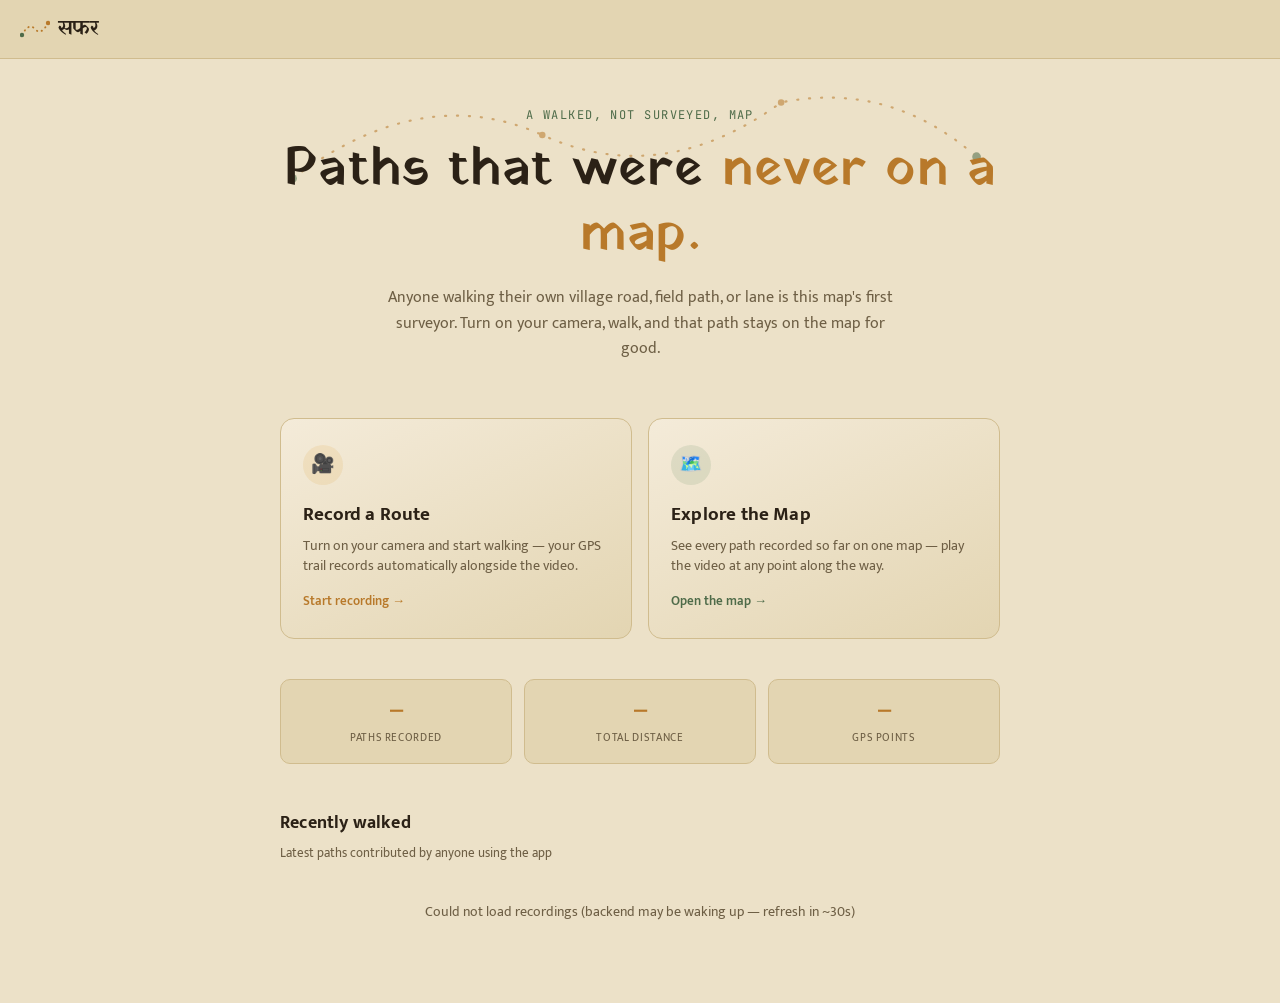
<file: index.html>
<!DOCTYPE html>
<html lang="en">
<head>
<meta charset="UTF-8">
<meta name="viewport" content="width=device-width, initial-scale=1.0">
<title>सफर — paths that were never on a map</title>
<link rel="preconnect" href="https://fonts.googleapis.com">
<link rel="preconnect" href="https://fonts.gstatic.com" crossorigin>
<link href="https://fonts.googleapis.com/css2?family=Yatra+One&family=Mukta:wght@400;500;600;700&family=JetBrains+Mono:wght@400;500&display=swap" rel="stylesheet">
<link rel="stylesheet" href="styles.css">
<style>
  .hero {
    position: relative;
    padding: 48px 20px 20px;
    max-width: 760px;
    margin: 0 auto;
    text-align: center;
    overflow: hidden;
  }
  .hero-trail {
    position: absolute;
    top: 0; left: 0;
    width: 100%;
    opacity: 0.55;
    pointer-events: none;
  }
  .eyebrow {
    font-family: 'JetBrains Mono', monospace;
    font-size: 12px;
    letter-spacing: 0.12em;
    text-transform: uppercase;
    color: var(--trail-green);
    margin-bottom: 14px;
    position: relative;
  }
  .hero h1 {
    font-size: clamp(32px, 6vw, 52px);
    line-height: 1.25;
    color: var(--ink);
    position: relative;
  }
  .hero h1 .gold { color: var(--gold); }
  .hero p {
    max-width: 520px;
    margin: 18px auto 0;
    color: var(--ink-muted);
    font-size: 16px;
    line-height: 1.6;
    position: relative;
  }

  .waypoints {
    max-width: 760px;
    margin: 36px auto 0;
    padding: 0 20px;
    display: grid;
    grid-template-columns: 1fr 1fr;
    gap: 16px;
  }
  @media (max-width: 560px) {
    .waypoints { grid-template-columns: 1fr; }
  }
  .waypoint-card {
    position: relative;
    padding: 26px 22px;
    border-radius: 14px;
    border: 1px solid var(--border);
    background: linear-gradient(155deg, var(--bg-card), var(--bg-alt));
    text-align: left;
    text-decoration: none;
    color: var(--ink);
    display: block;
    transition: border-color 0.15s, transform 0.15s;
  }
  .waypoint-card:hover {
    border-color: var(--gold-dim);
    transform: translateY(-2px);
    text-decoration: none;
  }
  .waypoint-card .pin {
    width: 40px; height: 40px;
    border-radius: 50%;
    display: flex; align-items: center; justify-content: center;
    font-size: 19px;
    margin-bottom: 14px;
  }
  .waypoint-card.record .pin { background: rgba(217, 164, 65, 0.15); }
  .waypoint-card.explore .pin { background: rgba(122, 155, 118, 0.18); }
  .waypoint-card h3 {
    font-size: 19px;
    margin-bottom: 6px;
    font-family: 'Mukta', sans-serif;
    font-weight: 700;
  }
  .waypoint-card p {
    font-size: 13.5px;
    color: var(--ink-muted);
    margin: 0;
    line-height: 1.5;
  }
  .waypoint-card .go {
    margin-top: 14px;
    font-size: 13px;
    font-weight: 600;
  }
  .waypoint-card.record .go { color: var(--gold); }
  .waypoint-card.explore .go { color: var(--trail-green); }

  .stats-strip {
    max-width: 760px;
    margin: 40px auto 0;
    padding: 0 20px;
    display: grid;
    grid-template-columns: repeat(3, 1fr);
    gap: 12px;
  }
  .stat-box {
    text-align: center;
    padding: 16px 8px;
    border-radius: 10px;
    background: var(--bg-alt);
    border: 1px solid var(--border);
  }
  .stat-value {
    font-size: 22px;
    font-weight: 500;
    color: var(--gold);
  }
  .stat-label {
    font-size: 11px;
    color: var(--ink-muted);
    margin-top: 4px;
    text-transform: uppercase;
    letter-spacing: 0.06em;
  }

  .recent {
    max-width: 760px;
    margin: 44px auto 60px;
    padding: 0 20px;
  }
  .recent h2 {
    font-size: 18px;
    font-family: 'Mukta', sans-serif;
    font-weight: 700;
    margin-bottom: 4px;
  }
  .recent .sub { color: var(--ink-muted); font-size: 13px; margin-bottom: 16px; }
  .recent-list { display: flex; flex-direction: column; gap: 8px; }
  .recent-item {
    display: flex;
    align-items: center;
    gap: 12px;
    padding: 12px 14px;
    border-radius: 8px;
    background: var(--bg-alt);
    border: 1px solid var(--border);
  }
  .recent-item .swatch {
    width: 8px; height: 32px;
    border-radius: 4px;
    flex-shrink: 0;
  }
  .recent-item .name { font-weight: 600; font-size: 14px; }
  .recent-item .meta { font-size: 12px; color: var(--ink-muted); }
  .recent-item .dist { margin-left: auto; font-family: 'JetBrains Mono', monospace; font-size: 13px; color: var(--trail-green); }
  .recent-empty { color: var(--ink-muted); font-size: 14px; padding: 20px; text-align: center; }
</style>
</head>
<body>

<nav class="site-nav">
  <div class="wordmark">
    <svg width="30" height="18" viewBox="0 0 30 18" style="flex-shrink:0">
      <path d="M2 15 Q 9 2, 15 9 T 28 3" stroke="#b8792a" stroke-width="1.8" fill="none" stroke-linecap="round" stroke-dasharray="0.5 4.5"/>
      <circle cx="2" cy="15" r="2.2" fill="#4e6b49" />
      <circle cx="28" cy="3" r="2.2" fill="#b8792a" />
    </svg>
    सफर
  </div>
</nav>

<div class="hero">
  <svg class="hero-trail" viewBox="0 0 700 140" xmlns="http://www.w3.org/2000/svg">
    <path d="M 30 110 Q 150 20, 260 70 T 480 40 Q 580 20, 660 90"
          fill="none" stroke="#b8792a" stroke-width="2" stroke-dasharray="1 10"
          stroke-linecap="round" />
    <circle cx="30" cy="110" r="4" fill="#4e6b49" />
    <circle cx="260" cy="70" r="3" fill="#b8792a" />
    <circle cx="480" cy="40" r="3" fill="#b8792a" />
    <circle cx="660" cy="90" r="4" fill="#4e6b49" />
  </svg>
  <div class="eyebrow">a walked, not surveyed, map</div>
  <h1>Paths that were <span class="gold">never on a map.</span></h1>
  <p>Anyone walking their own village road, field path, or lane is this map's first surveyor. Turn on your camera, walk, and that path stays on the map for good.</p>
</div>

<div class="waypoints">
  <a href="record.html" class="waypoint-card record">
    <div class="pin">🎥</div>
    <h3>Record a Route</h3>
    <p>Turn on your camera and start walking — your GPS trail records automatically alongside the video.</p>
    <div class="go">Start recording →</div>
  </a>
  <a href="map.html" class="waypoint-card explore">
    <div class="pin">🗺️</div>
    <h3>Explore the Map</h3>
    <p>See every path recorded so far on one map — play the video at any point along the way.</p>
    <div class="go">Open the map →</div>
  </a>
</div>

<div class="stats-strip" id="statsStrip">
  <div class="stat-box"><div class="stat-value" id="statSessions">—</div><div class="stat-label">Paths recorded</div></div>
  <div class="stat-box"><div class="stat-value" id="statDistance">—</div><div class="stat-label">Total distance</div></div>
  <div class="stat-box"><div class="stat-value" id="statPoints">—</div><div class="stat-label">GPS points</div></div>
</div>

<div class="recent">
  <h2>Recently walked</h2>
  <div class="sub">Latest paths contributed by anyone using the app</div>
  <div class="recent-list" id="recentList">
    <div class="recent-empty">Loading recent recordings...</div>
  </div>
</div>

<script>
const BACKEND_URL = "https://way-to-destination.onrender.com";
const COLORS = ['#4fc3f7', '#ef5350', '#ffca28', '#ab47bc', '#66bb6a', '#ff7043', '#26c6da', '#ec407a'];

function haversineDistance(lat1, lon1, lat2, lon2) {
  const R = 6371000;
  const toRad = deg => deg * Math.PI / 180;
  const dLat = toRad(lat2 - lat1);
  const dLon = toRad(lon2 - lon1);
  const a = Math.sin(dLat/2) ** 2 + Math.cos(toRad(lat1)) * Math.cos(toRad(lat2)) * Math.sin(dLon/2) ** 2;
  return R * 2 * Math.atan2(Math.sqrt(a), Math.sqrt(1 - a));
}
function formatDistance(m) {
  if (m < 1000) return `${m.toFixed(0)} m`;
  return `${(m / 1000).toFixed(1)} km`;
}
function timeAgo(iso) {
  const diffMs = Date.now() - new Date(iso).getTime();
  const mins = Math.floor(diffMs / 60000);
  if (mins < 60) return `${mins}m ago`;
  const hrs = Math.floor(mins / 60);
  if (hrs < 24) return `${hrs}h ago`;
  return `${Math.floor(hrs / 24)}d ago`;
}

async function loadDashboard() {
  try {
    const res = await fetch(`${BACKEND_URL}/sessions/full`);
    if (!res.ok) throw new Error(`HTTP ${res.status}`);
    const sessions = await res.json();

    let totalDistance = 0, totalPoints = 0;
    const summaries = [];

    for (const s of sessions) {
      const points = [];
      s.chunks.forEach(c => c.gps_points.forEach(p => points.push(p)));
      if (points.length === 0) continue;

      let dist = 0;
      for (let i = 1; i < points.length; i++) {
        dist += haversineDistance(points[i-1].lat, points[i-1].lng, points[i].lat, points[i].lng);
      }
      totalDistance += dist;
      totalPoints += points.length;
      summaries.push({ session_id: s.session_id, created_at: s.created_at, distance: dist, firstPoint: points[0] });
    }

    document.getElementById('statSessions').textContent = sessions.length;
    document.getElementById('statDistance').textContent = formatDistance(totalDistance);
    document.getElementById('statPoints').textContent = totalPoints;

    summaries.sort((a, b) => new Date(b.created_at) - new Date(a.created_at));
    const recentListEl = document.getElementById('recentList');

    if (summaries.length === 0) {
      recentListEl.innerHTML = '<div class="recent-empty">No recordings yet — you could be the first to walk a path onto this map.</div>';
      return;
    }

    const top = summaries.slice(0, 6);
    const placeLookups = await Promise.all(top.map(async (s) => {
      try {
        const r = await fetch(`${BACKEND_URL}/geocode?lat=${s.firstPoint.lat}&lng=${s.firstPoint.lng}`);
        if (r.ok) return await r.json();
      } catch (e) {}
      return null;
    }));

    recentListEl.innerHTML = top.map((s, i) => {
      const place = placeLookups[i];
      const placeName = place ? `${place.name}, ${place.admin1}` : 'Unknown location';
      const color = COLORS[i % COLORS.length];
      return `
        <div class="recent-item">
          <div class="swatch" style="background:${color}"></div>
          <div>
            <div class="name">${placeName}</div>
            <div class="meta">${timeAgo(s.created_at)}</div>
          </div>
          <div class="dist">${formatDistance(s.distance)}</div>
        </div>
      `;
    }).join('');
  } catch (err) {
    document.getElementById('recentList').innerHTML =
      `<div class="recent-empty">Could not load recordings (backend may be waking up — refresh in ~30s)</div>`;
    document.getElementById('statSessions').textContent = '—';
  }
}

loadDashboard();
</script>

</body>
</html>
</file>
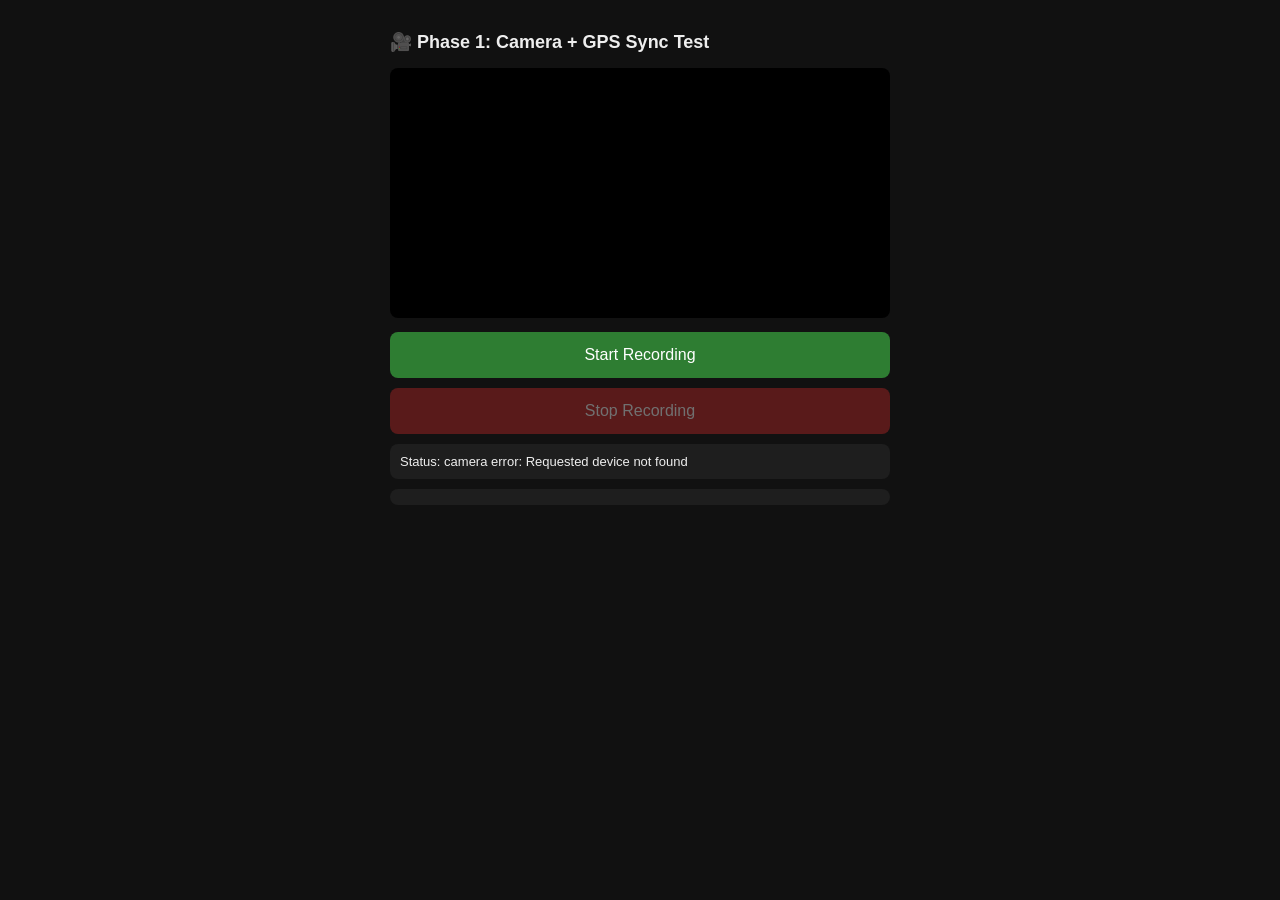
<file: phase1-capture-demo.html>
<!DOCTYPE html>
<html lang="en">
<head>
<meta charset="UTF-8">
<meta name="viewport" content="width=device-width, initial-scale=1.0">
<title>Phase 1 - Camera + GPS Capture Demo</title>
<style>
  body {
    font-family: -apple-system, sans-serif;
    max-width: 500px;
    margin: 0 auto;
    padding: 16px;
    background: #111;
    color: #eee;
  }
  h2 { font-size: 18px; }
  video {
    width: 100%;
    border-radius: 8px;
    background: #000;
  }
  button {
    width: 100%;
    padding: 14px;
    font-size: 16px;
    margin-top: 10px;
    border: none;
    border-radius: 8px;
    cursor: pointer;
  }
  #startBtn { background: #2e7d32; color: white; }
  #stopBtn { background: #c62828; color: white; }
  button:disabled { opacity: 0.4; cursor: not-allowed; }
  #status {
    margin-top: 10px;
    padding: 10px;
    background: #1e1e1e;
    border-radius: 8px;
    font-size: 13px;
  }
  #log {
    margin-top: 10px;
    max-height: 250px;
    overflow-y: auto;
    background: #1e1e1e;
    border-radius: 8px;
    padding: 8px;
    font-size: 12px;
    font-family: monospace;
  }
  .point { padding: 4px 0; border-bottom: 1px solid #333; }
</style>
</head>
<body>

<h2>🎥 Phase 1: Camera + GPS Sync Test</h2>
<video id="preview" autoplay muted playsinline></video>

<button id="startBtn">Start Recording</button>
<button id="stopBtn" disabled>Stop Recording</button>

<div id="status">Status: idle</div>
<div id="log"></div>

<script>
let mediaRecorder;
let recordedChunks = [];
let gpsTrail = [];
let watchId = null;
let recordStartTime = null;
let stream = null;

const preview = document.getElementById('preview');
const startBtn = document.getElementById('startBtn');
const stopBtn = document.getElementById('stopBtn');
const statusEl = document.getElementById('status');
const logEl = document.getElementById('log');

function setStatus(msg) {
  statusEl.textContent = "Status: " + msg;
}

function logPoint(point) {
  const div = document.createElement('div');
  div.className = 'point';
  div.textContent = `t=${point.t}ms  lat=${point.lat.toFixed(6)}  lng=${point.lng.toFixed(6)}  acc=${point.accuracy.toFixed(1)}m`;
  logEl.prepend(div);
}

async function init() {
  try {
    stream = await navigator.mediaDevices.getUserMedia({
      video: { facingMode: 'environment' }, // back camera on phone
      audio: false
    });
    preview.srcObject = stream;
    setStatus("camera ready, waiting to start");
  } catch (err) {
    setStatus("camera error: " + err.message);
  }
}

startBtn.addEventListener('click', () => {
  if (!stream) {
    setStatus("camera not ready yet");
    return;
  }
  if (!navigator.geolocation) {
    setStatus("geolocation not supported");
    return;
  }

  recordedChunks = [];
  gpsTrail = [];
  logEl.innerHTML = '';
  recordStartTime = Date.now();

  // Start GPS tracking
  watchId = navigator.geolocation.watchPosition(
    (pos) => {
      const point = {
        t: Date.now() - recordStartTime,
        lat: pos.coords.latitude,
        lng: pos.coords.longitude,
        accuracy: pos.coords.accuracy
      };
      gpsTrail.push(point);
      logPoint(point);
    },
    (err) => {
      setStatus("GPS error: " + err.message);
    },
    {
      enableHighAccuracy: true,
      maximumAge: 0,
      timeout: 5000
    }
  );

  // Start video recording
  mediaRecorder = new MediaRecorder(stream, { mimeType: 'video/webm;codecs=vp8' });
  mediaRecorder.ondataavailable = (e) => {
    if (e.data.size > 0) recordedChunks.push(e.data);
  };
  mediaRecorder.onstop = () => {
    const blob = new Blob(recordedChunks, { type: 'video/webm' });
    const url = URL.createObjectURL(blob);

    // Show playback + download link
    const a = document.createElement('a');
    a.href = url;
    a.download = 'recording.webm';
    a.textContent = '⬇ Download recorded video';
    a.style.display = 'block';
    a.style.color = '#4fc3f7';
    a.style.marginTop = '10px';
    document.body.appendChild(a);

    // Show GPS trail as JSON (this is what we'll send to backend later)
    const pre = document.createElement('pre');
    pre.style.background = '#1e1e1e';
    pre.style.padding = '10px';
    pre.style.borderRadius = '8px';
    pre.style.overflowX = 'auto';
    pre.style.fontSize = '11px';
    pre.textContent = JSON.stringify(gpsTrail, null, 2);
    document.body.appendChild(pre);

    setStatus(`stopped. ${gpsTrail.length} GPS points captured, video size: ${(blob.size/1024).toFixed(1)} KB`);
  };

  mediaRecorder.start(1000); // collect data every 1s
  setStatus("recording...");
  startBtn.disabled = true;
  stopBtn.disabled = false;
});

stopBtn.addEventListener('click', () => {
  mediaRecorder.stop();
  navigator.geolocation.clearWatch(watchId);
  startBtn.disabled = false;
  stopBtn.disabled = true;
});

init();
</script>

</body>
</html>
</file>
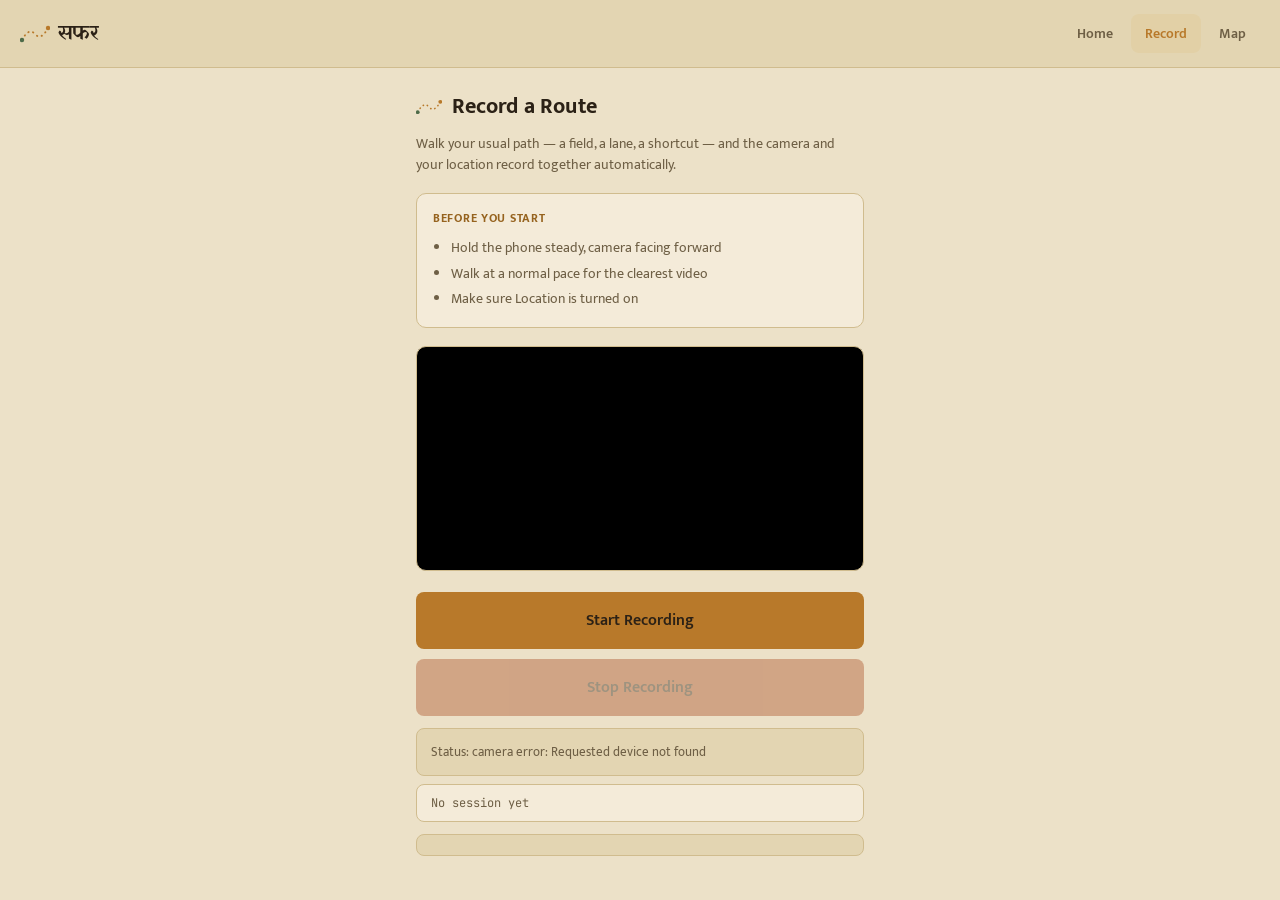
<file: record.html>
<!DOCTYPE html>
<html lang="en">
<head>
<meta charset="UTF-8">
<meta name="viewport" content="width=device-width, initial-scale=1.0">
<title>Record a Route — सफर</title>
<link rel="preconnect" href="https://fonts.googleapis.com">
<link rel="preconnect" href="https://fonts.gstatic.com" crossorigin>
<link href="https://fonts.googleapis.com/css2?family=Yatra+One&family=Mukta:wght@400;500;600;700&family=JetBrains+Mono:wght@400;500&display=swap" rel="stylesheet">
<link rel="stylesheet" href="styles.css">
<style>
  .page {
    max-width: 480px;
    margin: 0 auto;
    padding: 20px 16px 40px;
  }
  .page h2 {
    font-size: 15px;
    font-family: 'Mukta', sans-serif;
    font-weight: 700;
    color: var(--ink-muted);
    text-transform: uppercase;
    letter-spacing: 0.06em;
    margin-bottom: 14px;
  }
  .record-head {
    display: flex;
    align-items: center;
    gap: 10px;
    margin-bottom: 8px;
  }
  .record-head h1 {
    font-size: 22px;
    font-family: 'Mukta', sans-serif;
    font-weight: 700;
    color: var(--ink);
  }
  .record-intro {
    color: var(--ink-muted);
    font-size: 14px;
    line-height: 1.5;
    margin: 0 0 18px;
  }
  .tips-card {
    background: var(--bg-card);
    border: 1px solid var(--border);
    border-radius: var(--radius);
    padding: 14px 16px;
    margin-bottom: 18px;
  }
  .tips-title {
    font-size: 12px;
    font-weight: 700;
    text-transform: uppercase;
    letter-spacing: 0.06em;
    color: var(--gold-dim);
    margin-bottom: 8px;
  }
  .tips-card ul {
    margin: 0;
    padding-left: 18px;
    color: var(--ink-muted);
    font-size: 13.5px;
    line-height: 1.9;
  }
  #pendingBadge {
    margin-top: 8px;
    padding: 8px 12px;
    border-radius: 8px;
    background: rgba(184, 121, 42, 0.15);
    border: 1px solid var(--gold-dim);
    color: var(--gold-dim);
    font-size: 12.5px;
    font-weight: 600;
  }
  video {
    width: 100%;
    border-radius: var(--radius);
    background: #000;
    border: 1px solid var(--border);
  }
  .btn-row { display: flex; flex-direction: column; gap: 10px; margin-top: 12px; }
  .btn-row .btn { width: 100%; padding: 15px; font-size: 16px; }
  #startBtn { background: var(--gold); color: var(--deep); }
  #stopBtn { background: var(--terracotta); color: var(--deep); }
  #status {
    margin-top: 12px;
    padding: 12px 14px;
    background: var(--bg-alt);
    border: 1px solid var(--border);
    border-radius: 8px;
    font-size: 13px;
    color: var(--ink-muted);
  }
  #sessionInfo {
    margin-top: 8px;
    padding: 10px 14px;
    background: var(--bg-card);
    border: 1px solid var(--border);
    border-radius: 8px;
    font-size: 12px;
    font-family: 'JetBrains Mono', monospace;
    word-break: break-all;
    color: var(--ink-muted);
  }
  #log {
    margin-top: 12px;
    max-height: 250px;
    overflow-y: auto;
    background: var(--bg-alt);
    border: 1px solid var(--border);
    border-radius: 8px;
    padding: 10px 12px;
    font-size: 12px;
    font-family: 'JetBrains Mono', monospace;
  }
  .point { padding: 5px 0; border-bottom: 1px solid var(--border); }
  .point:last-child { border-bottom: none; }
  .chunk-ok { color: var(--trail-green); }
  .chunk-fail { color: var(--terracotta); }
</style>
</head>
<body>

<nav class="site-nav">
  <a href="index.html" class="wordmark" style="text-decoration:none">
    <svg width="30" height="18" viewBox="0 0 30 18" style="flex-shrink:0">
      <path d="M2 15 Q 9 2, 15 9 T 28 3" stroke="#b8792a" stroke-width="1.8" fill="none" stroke-linecap="round" stroke-dasharray="0.5 4.5"/>
      <circle cx="2" cy="15" r="2.2" fill="#4e6b49" />
      <circle cx="28" cy="3" r="2.2" fill="#b8792a" />
    </svg>
    सफर
  </a>
  <div class="links">
    <a href="index.html">Home</a>
    <a href="record.html" class="active">Record</a>
    <a href="map.html">Map</a>
  </div>
</nav>

<div class="page">
  <div class="record-head">
    <svg width="26" height="16" viewBox="0 0 30 18" style="flex-shrink:0">
      <path d="M2 15 Q 9 2, 15 9 T 28 3" stroke="#b8792a" stroke-width="1.8" fill="none" stroke-linecap="round" stroke-dasharray="0.5 4.5"/>
      <circle cx="2" cy="15" r="2.2" fill="#4e6b49" />
      <circle cx="28" cy="3" r="2.2" fill="#b8792a" />
    </svg>
    <h1>Record a Route</h1>
  </div>
  <p class="record-intro">Walk your usual path — a field, a lane, a shortcut — and the camera and your location record together automatically.</p>

  <div class="tips-card">
    <div class="tips-title">Before you start</div>
    <ul>
      <li>Hold the phone steady, camera facing forward</li>
      <li>Walk at a normal pace for the clearest video</li>
      <li>Make sure Location is turned on</li>
    </ul>
  </div>

  <video id="preview" autoplay muted playsinline></video>

  <div class="btn-row">
    <button id="startBtn" class="btn">Start Recording</button>
    <button id="stopBtn" class="btn" disabled>Stop Recording</button>
  </div>

  <div id="status">Status: idle</div>
  <div id="pendingBadge" style="display:none"></div>
  <div id="sessionInfo">No session yet</div>
  <div id="log"></div>
</div>

<script>
// Backend URL — change this if you redeploy elsewhere
const BACKEND_URL = "https://way-to-destination.onrender.com";

let mediaRecorder;
let gpsBuffer = [];   // points since the last chunk was cut
let watchId = null;
let recordStartTime = null;
let stream = null;
let sessionId = null;
let chunkIndex = 0;
let chunksUploaded = 0;
let totalPointsSent = 0;

const preview = document.getElementById('preview');
const startBtn = document.getElementById('startBtn');
const stopBtn = document.getElementById('stopBtn');
const statusEl = document.getElementById('status');
const sessionInfoEl = document.getElementById('sessionInfo');
const logEl = document.getElementById('log');
const pendingBadge = document.getElementById('pendingBadge');

function setStatus(msg) {
  statusEl.textContent = "Status: " + msg;
}

function logLine(text, cls) {
  const div = document.createElement('div');
  div.className = 'point' + (cls ? ' ' + cls : '');
  div.textContent = text;
  logEl.prepend(div);
}

// --- Offline-safe upload queue (IndexedDB) ---
// A chunk is saved here the instant it's recorded, BEFORE we try to upload
// it. If the upload fails (no signal — common in rural areas), it stays
// queued and we keep retrying — including after a page reload, so a
// dropped connection or a closed tab never loses a recorded chunk.
const DB_NAME = 'safar-recorder';
const STORE_NAME = 'pending_chunks';

function openQueueDB() {
  return new Promise((resolve, reject) => {
    const req = indexedDB.open(DB_NAME, 1);
    req.onupgradeneeded = () => {
      req.result.createObjectStore(STORE_NAME, { keyPath: 'id', autoIncrement: true });
    };
    req.onsuccess = () => resolve(req.result);
    req.onerror = () => reject(req.error);
  });
}

async function queueChunk(record) {
  const db = await openQueueDB();
  return new Promise((resolve, reject) => {
    const tx = db.transaction(STORE_NAME, 'readwrite');
    const req = tx.objectStore(STORE_NAME).add(record);
    req.onsuccess = () => resolve(req.result);
    req.onerror = () => reject(req.error);
  });
}

async function getAllQueued() {
  const db = await openQueueDB();
  return new Promise((resolve, reject) => {
    const tx = db.transaction(STORE_NAME, 'readonly');
    const req = tx.objectStore(STORE_NAME).getAll();
    req.onsuccess = () => resolve(req.result);
    req.onerror = () => reject(req.error);
  });
}

async function deleteQueued(id) {
  const db = await openQueueDB();
  return new Promise((resolve, reject) => {
    const tx = db.transaction(STORE_NAME, 'readwrite');
    const req = tx.objectStore(STORE_NAME).delete(id);
    req.onsuccess = () => resolve();
    req.onerror = () => reject(req.error);
  });
}

async function updatePendingBadge() {
  const items = await getAllQueued();
  if (items.length === 0) {
    pendingBadge.style.display = 'none';
  } else {
    pendingBadge.style.display = 'inline-block';
    pendingBadge.textContent = `${items.length} chunk(s) waiting to upload`;
  }
  return items.length;
}

let flushing = false;
async function flushQueue() {
  if (flushing) return;
  flushing = true;
  try {
    const items = await getAllQueued();
    for (const item of items) {
      try {
        const result = await uploadChunkRaw(item.session_id, item.blob, item.chunk_index, item.gps_points);
        await deleteQueued(item.id);
        logLine(`✓ chunk ${item.chunk_index} uploaded (from queue) — ${result.points_received} GPS points`, 'chunk-ok');
      } catch (err) {
        // still failing — leave it queued, will retry again later
        break; // stop this pass, no point hammering a dead connection
      }
    }
  } finally {
    flushing = false;
    updatePendingBadge();
  }
}

// Retry the queue whenever the browser thinks we're back online, and also
// on a regular timer (connectivity events aren't always reliable on mobile)
window.addEventListener('online', flushQueue);
setInterval(flushQueue, 15000);

async function init() {
  try {
    stream = await navigator.mediaDevices.getUserMedia({
      video: {
        facingMode: 'environment',
        width: { ideal: 640 },
        height: { ideal: 480 }
      },
      audio: false
    });
    preview.srcObject = stream;
    setStatus("camera ready, waiting to start");
  } catch (err) {
    setStatus("camera error: " + err.message);
  }
  await updatePendingBadge();
  flushQueue(); // in case there's leftover work from a previous crashed/closed session
}

async function startSession() {
  const res = await fetch(`${BACKEND_URL}/session/start`, { method: 'POST' });
  if (!res.ok) throw new Error(`session/start failed: ${res.status}`);
  const data = await res.json();
  return data.session_id;
}

async function uploadChunkRaw(forSessionId, blob, index, points) {
  const form = new FormData();
  form.append('chunk_index', index);
  form.append('gps_points', JSON.stringify(points));
  form.append('video', blob, `chunk_${index}.webm`);

  const res = await fetch(`${BACKEND_URL}/session/${forSessionId}/chunk`, {
    method: 'POST',
    body: form
  });
  if (!res.ok) throw new Error(`chunk ${index} upload failed: ${res.status}`);
  return res.json();
}

let isRecording = false;
let chunkTimer = null;
const CHUNK_DURATION_MS = 5000;

function recordOneChunk() {
  if (!isRecording) return;

  const recorder = new MediaRecorder(stream, {
    mimeType: 'video/webm;codecs=vp8',
    videoBitsPerSecond: 600000 // ~600 kbps — cuts data usage a lot, still watchable for a "street view" purpose
  });
  const parts = [];
  const pointsForThisChunk = gpsBuffer;
  gpsBuffer = []; // reset buffer for next chunk
  const thisIndex = chunkIndex++;
  const forSessionId = sessionId;

  recorder.ondataavailable = (e) => {
    if (e.data.size > 0) parts.push(e.data);
  };

  recorder.onstop = async () => {
    const blob = new Blob(parts, { type: 'video/webm' });

    // Save locally FIRST — this is what makes the chunk safe even if the
    // upload below fails or the app closes right after.
    let queuedId = null;
    try {
      queuedId = await queueChunk({
        session_id: forSessionId,
        chunk_index: thisIndex,
        gps_points: pointsForThisChunk,
        blob,
        queued_at: Date.now()
      });
      await updatePendingBadge();
    } catch (err) {
      // IndexedDB unavailable/full — fall back to a direct upload attempt
      // below without the safety net, rather than crashing the recording loop
      logLine(`⚠ could not queue chunk ${thisIndex} locally (${err.message}) — trying direct upload`, 'chunk-fail');
    }

    try {
      const result = await uploadChunkRaw(forSessionId, blob, thisIndex, pointsForThisChunk);
      if (queuedId !== null) await deleteQueued(queuedId);
      chunksUploaded++;
      totalPointsSent += result.points_received;
      logLine(`✓ chunk ${thisIndex} uploaded — ${result.points_received} GPS points, ${(result.video_size_bytes/1024).toFixed(1)} KB`, 'chunk-ok');
      setStatus(`recording... ${chunksUploaded} chunks uploaded, ${totalPointsSent} GPS points sent`);
    } catch (err) {
      if (queuedId !== null) {
        logLine(`⏳ chunk ${thisIndex} queued — will retry (${err.message})`, 'chunk-fail');
        setStatus(`recording... upload having trouble, chunks are saved locally and will retry`);
      } else {
        logLine(`✗ chunk ${thisIndex} FAILED and could not be queued: ${err.message}`, 'chunk-fail');
      }
    }
    await updatePendingBadge();

    // Start the next chunk's recording right away (small gap is fine)
    if (isRecording) {
      recordOneChunk();
    }
  };

  mediaRecorder = recorder;
  recorder.start();
  chunkTimer = setTimeout(() => {
    if (recorder.state !== 'inactive') recorder.stop();
  }, CHUNK_DURATION_MS);
}

startBtn.addEventListener('click', async () => {
  if (!stream) {
    setStatus("camera not ready yet");
    return;
  }
  if (!navigator.geolocation) {
    setStatus("geolocation not supported");
    return;
  }

  startBtn.disabled = true;
  setStatus("starting session on backend... (may take ~30s if server is waking up)");

  try {
    sessionId = await startSession();
  } catch (err) {
    setStatus("could not start session: " + err.message + " — check backend is awake/reachable");
    startBtn.disabled = false;
    return;
  }

  sessionInfoEl.textContent = `session_id: ${sessionId}`;
  gpsBuffer = [];
  logEl.innerHTML = '';
  chunkIndex = 0;
  chunksUploaded = 0;
  totalPointsSent = 0;
  recordStartTime = Date.now();

  watchId = navigator.geolocation.watchPosition(
    (pos) => {
      gpsBuffer.push({
        t: Date.now() - recordStartTime,
        lat: pos.coords.latitude,
        lng: pos.coords.longitude,
        accuracy: pos.coords.accuracy
      });
    },
    (err) => {
      logLine("GPS error: " + err.message, 'chunk-fail');
    },
    { enableHighAccuracy: true, maximumAge: 0, timeout: 5000 }
  );

  isRecording = true;
  recordOneChunk();
  setStatus("recording...");
  stopBtn.disabled = false;
});

stopBtn.addEventListener('click', () => {
  isRecording = false;
  clearTimeout(chunkTimer);
  if (mediaRecorder && mediaRecorder.state !== 'inactive') {
    mediaRecorder.stop();
  }
  navigator.geolocation.clearWatch(watchId);
  stopBtn.disabled = true;
  startBtn.disabled = false;
  setTimeout(() => {
    setStatus(`stopped. Total: ${chunksUploaded} chunks uploaded, ${totalPointsSent} GPS points sent. Session: ${sessionId}`);
    flushQueue();
  }, 1500); // small delay to let the last chunk's upload finish/log
});

init();
</script>

</body>
</html>
</file>
<file: styles.css>
/* way_to_destination — shared design system
   Subject: crowdsourced documentation of unmapped rural paths/roads.
   Palette: warm dusk-indigo + turmeric gold + soil terracotta + trail green.
   Type: Yatra One (display, journey-themed) + Mukta (body, Devanagari-ready) + JetBrains Mono (data). */

:root {
  --bg: #ece1c8;
  --bg-alt: #e3d5b2;
  --bg-card: #f4ebd9;
  --border: #d0bc8e;
  --ink: #2b2116;
  --ink-muted: #6e5f45;
  --gold: #b8792a;
  --gold-dim: #96631f;
  --terracotta: #a84b22;
  --trail-green: #4e6b49;
  --on-accent: #fbf6ea;
  --deep: #2b2116;
  --radius: 10px;
}

* { box-sizing: border-box; }

html, body {
  margin: 0;
  padding: 0;
  background: var(--bg);
  color: var(--ink);
  font-family: 'Mukta', sans-serif;
  -webkit-font-smoothing: antialiased;
}

h1, h2, h3, .display {
  font-family: 'Yatra One', cursive;
  font-weight: 400;
  letter-spacing: 0.01em;
  margin: 0;
}

.mono, .stat-value, code {
  font-family: 'JetBrains Mono', monospace;
}

a { color: var(--gold); text-decoration: none; }
a:hover { text-decoration: underline; }

/* --- Navigation --- */
.site-nav {
  display: flex;
  align-items: center;
  justify-content: space-between;
  padding: 14px 20px;
  background: var(--bg-alt);
  border-bottom: 1px solid var(--border);
  position: sticky;
  top: 0;
  z-index: 100;
}
.site-nav .wordmark {
  font-family: 'Yatra One', cursive;
  font-size: 20px;
  color: var(--ink);
  display: flex;
  align-items: center;
  gap: 8px;
}
.site-nav .wordmark .dot { color: var(--gold); }
.site-nav .links {
  display: flex;
  gap: 4px;
}
.site-nav .links a {
  color: var(--ink-muted);
  font-family: 'Mukta', sans-serif;
  font-size: 14px;
  font-weight: 600;
  padding: 8px 14px;
  border-radius: 8px;
  text-decoration: none;
  transition: background 0.15s, color 0.15s;
}
.site-nav .links a:hover {
  background: var(--bg-card);
  color: var(--ink);
}
.site-nav .links a.active {
  color: var(--gold);
  background: rgba(217, 164, 65, 0.1);
}

/* --- Buttons --- */
.btn {
  display: inline-flex;
  align-items: center;
  justify-content: center;
  gap: 8px;
  padding: 13px 22px;
  border-radius: 8px;
  border: none;
  font-family: 'Mukta', sans-serif;
  font-weight: 600;
  font-size: 15px;
  cursor: pointer;
  transition: transform 0.12s, filter 0.12s;
  text-decoration: none;
}
.btn:hover { filter: brightness(1.1); text-decoration: none; }
.btn:active { transform: scale(0.98); }
.btn-primary { background: var(--gold); color: var(--on-accent); }
.btn-secondary { background: var(--trail-green); color: var(--on-accent); }
.btn-outline { background: transparent; color: var(--ink); border: 1px solid var(--border); }
.btn:disabled { opacity: 0.4; cursor: not-allowed; }

/* --- Cards --- */
.card {
  background: var(--bg-card);
  border: 1px solid var(--border);
  border-radius: var(--radius);
  padding: 20px;
}

/* --- Utility --- */
.muted { color: var(--ink-muted); }
.accent-gold { color: var(--gold); }
.accent-trail { color: var(--trail-green); }
</file>
